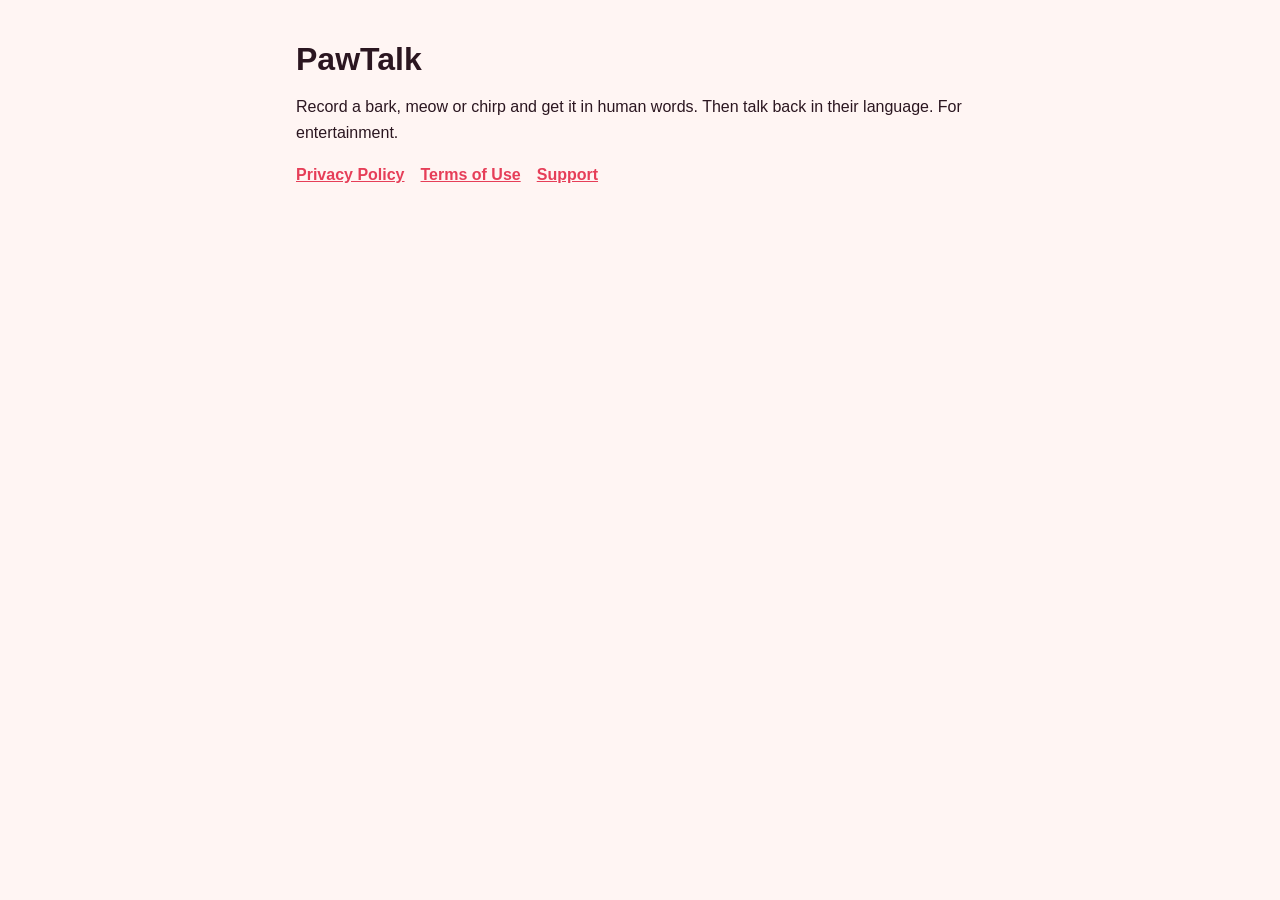
<file: index.html>
<!doctype html>
<html lang="en"><head><meta charset="utf-8"><meta name="viewport" content="width=device-width,initial-scale=1">
<title>PawTalk</title><link rel="stylesheet" href="style.css"></head>
<body><main>
<h1>PawTalk</h1>
<p>Record a bark, meow or chirp and get it in human words. Then talk back in their language. For entertainment.</p>
<nav><a href="privacy.html">Privacy Policy</a><a href="terms.html">Terms of Use</a><a href="mailto:bakhrom86157@icloud.com">Support</a></nav>
</main></body></html>
</file>
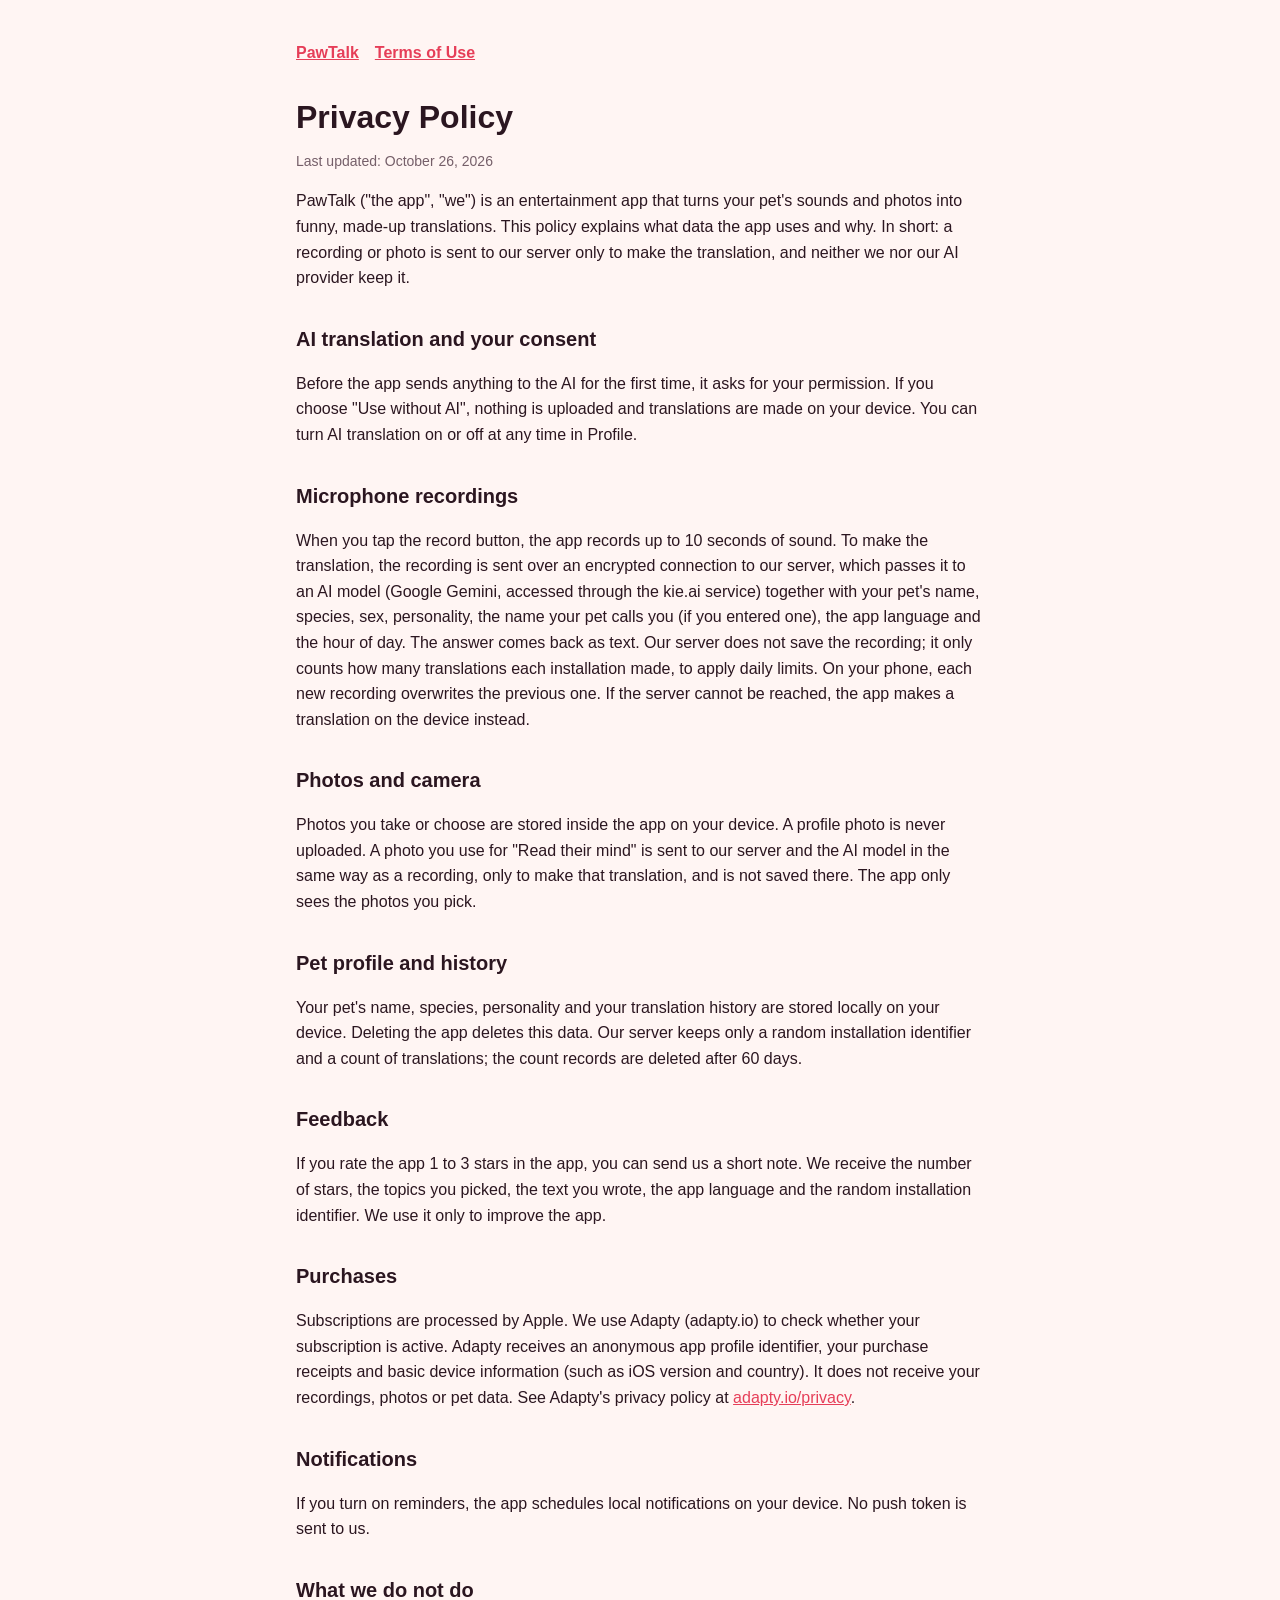
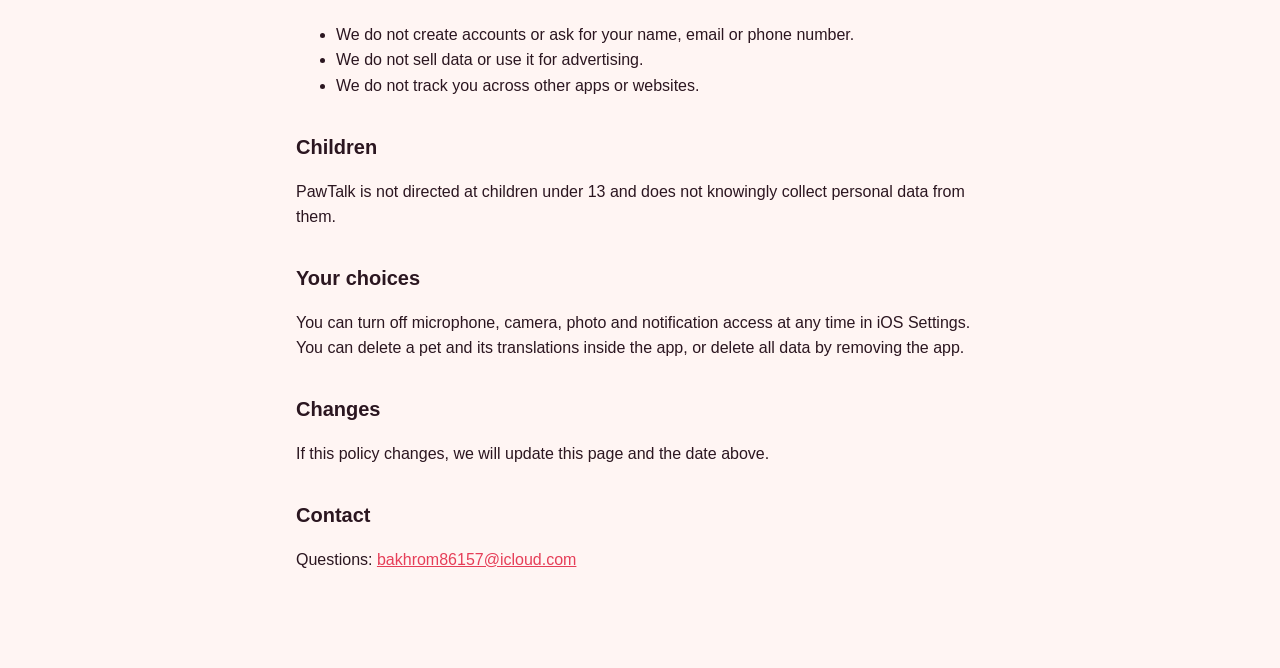
<file: privacy.html>
<!doctype html>
<html lang="en"><head><meta charset="utf-8"><meta name="viewport" content="width=device-width,initial-scale=1">
<title>PawTalk Privacy Policy</title><link rel="stylesheet" href="style.css"></head>
<body><main>
<nav><a href="index.html">PawTalk</a><a href="terms.html">Terms of Use</a></nav>
<h1>Privacy Policy</h1>
<p class="muted">Last updated: October 26, 2026</p>

<p>PawTalk ("the app", "we") is an entertainment app that turns your pet's sounds and photos into funny, made-up translations. This policy explains what data the app uses and why. In short: a recording or photo is sent to our server only to make the translation, and neither we nor our AI provider keep it.</p>

<h2>AI translation and your consent</h2>
<p>Before the app sends anything to the AI for the first time, it asks for your permission. If you choose "Use without AI", nothing is uploaded and translations are made on your device. You can turn AI translation on or off at any time in Profile.</p>

<h2>Microphone recordings</h2>
<p>When you tap the record button, the app records up to 10 seconds of sound. To make the translation, the recording is sent over an encrypted connection to our server, which passes it to an AI model (Google Gemini, accessed through the kie.ai service) together with your pet's name, species, sex, personality, the name your pet calls you (if you entered one), the app language and the hour of day. The answer comes back as text. Our server does not save the recording; it only counts how many translations each installation made, to apply daily limits. On your phone, each new recording overwrites the previous one. If the server cannot be reached, the app makes a translation on the device instead.</p>

<h2>Photos and camera</h2>
<p>Photos you take or choose are stored inside the app on your device. A profile photo is never uploaded. A photo you use for "Read their mind" is sent to our server and the AI model in the same way as a recording, only to make that translation, and is not saved there. The app only sees the photos you pick.</p>

<h2>Pet profile and history</h2>
<p>Your pet's name, species, personality and your translation history are stored locally on your device. Deleting the app deletes this data. Our server keeps only a random installation identifier and a count of translations; the count records are deleted after 60 days.</p>

<h2>Feedback</h2>
<p>If you rate the app 1 to 3 stars in the app, you can send us a short note. We receive the number of stars, the topics you picked, the text you wrote, the app language and the random installation identifier. We use it only to improve the app.</p>

<h2>Purchases</h2>
<p>Subscriptions are processed by Apple. We use Adapty (adapty.io) to check whether your subscription is active. Adapty receives an anonymous app profile identifier, your purchase receipts and basic device information (such as iOS version and country). It does not receive your recordings, photos or pet data. See Adapty's privacy policy at <a href="https://adapty.io/privacy">adapty.io/privacy</a>.</p>

<h2>Notifications</h2>
<p>If you turn on reminders, the app schedules local notifications on your device. No push token is sent to us.</p>

<h2>What we do not do</h2>
<ul>
<li>We do not create accounts or ask for your name, email or phone number.</li>
<li>We do not sell data or use it for advertising.</li>
<li>We do not track you across other apps or websites.</li>
</ul>

<h2>Children</h2>
<p>PawTalk is not directed at children under 13 and does not knowingly collect personal data from them.</p>

<h2>Your choices</h2>
<p>You can turn off microphone, camera, photo and notification access at any time in iOS Settings. You can delete a pet and its translations inside the app, or delete all data by removing the app.</p>

<h2>Changes</h2>
<p>If this policy changes, we will update this page and the date above.</p>

<h2>Contact</h2>
<p>Questions: <a href="mailto:bakhrom86157@icloud.com">bakhrom86157@icloud.com</a></p>
</main></body></html>
</file>
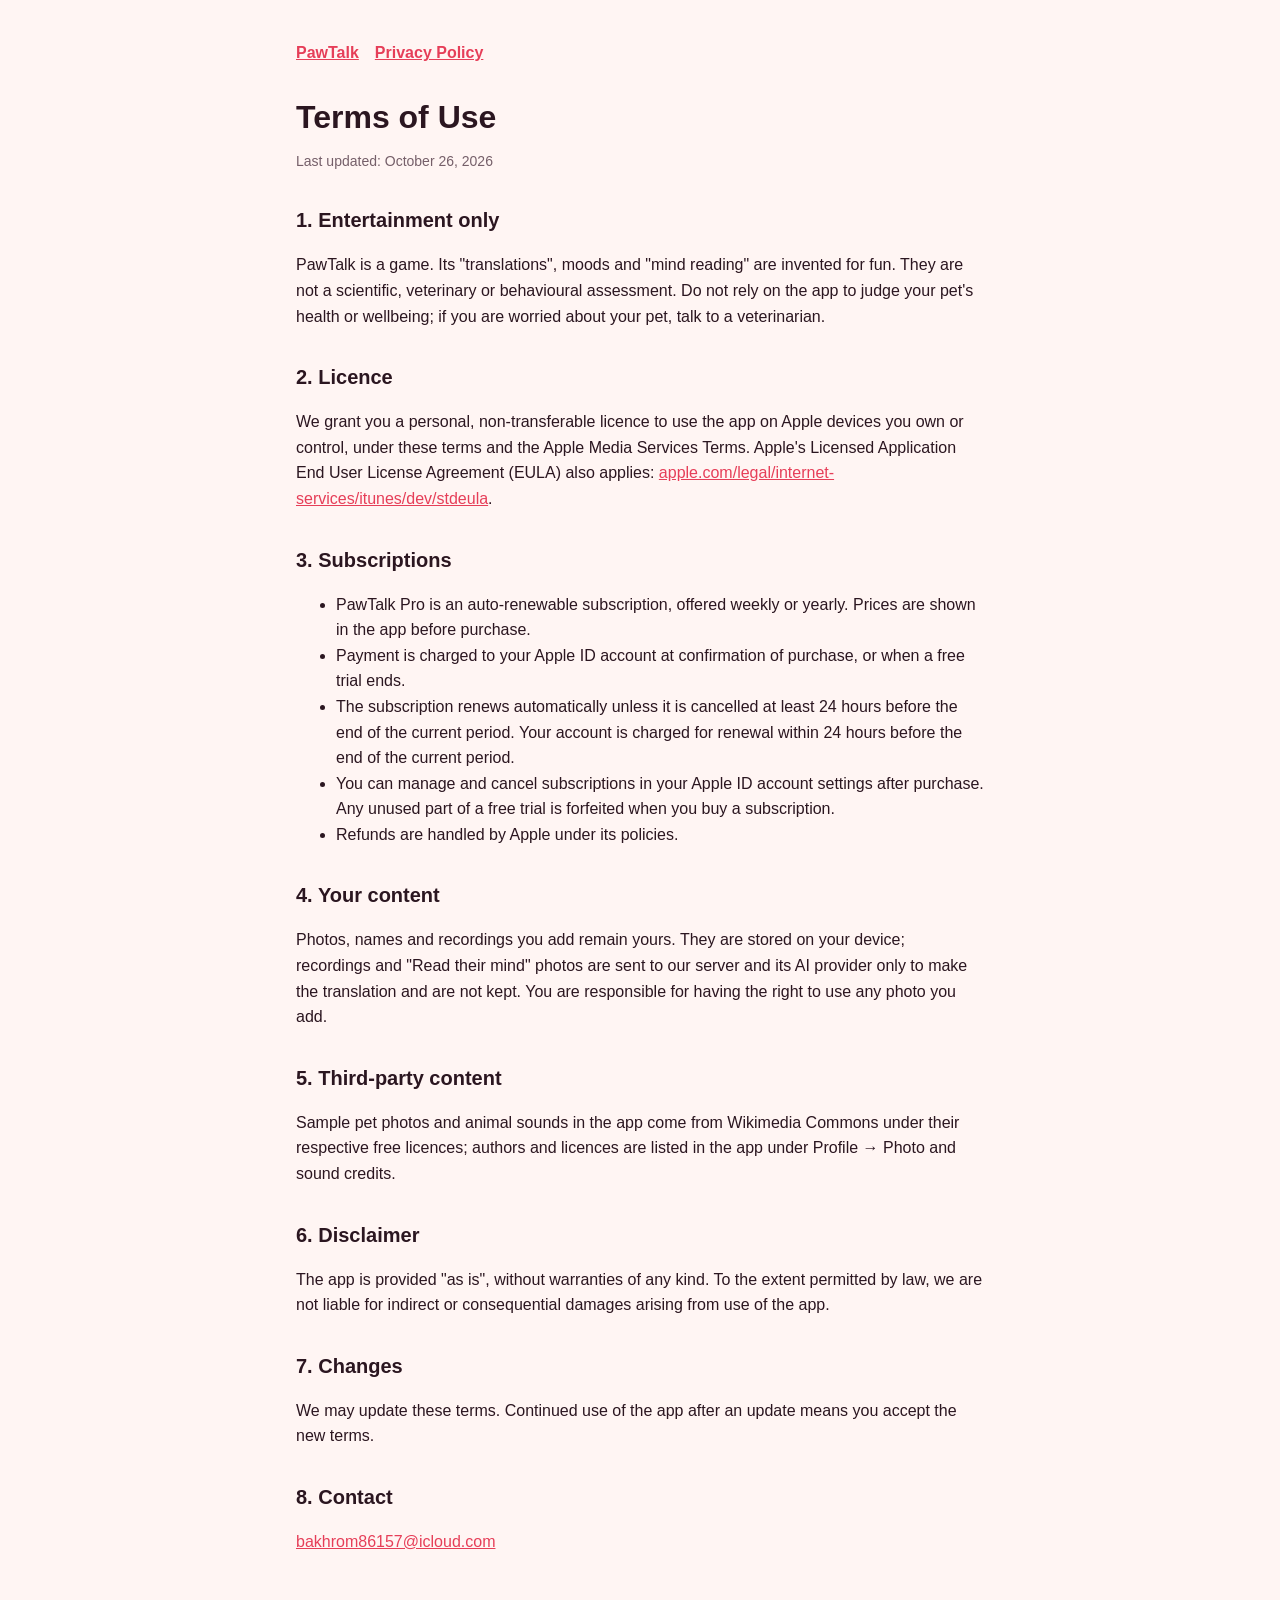
<file: terms.html>
<!doctype html>
<html lang="en"><head><meta charset="utf-8"><meta name="viewport" content="width=device-width,initial-scale=1">
<title>PawTalk Terms of Use</title><link rel="stylesheet" href="style.css"></head>
<body><main>
<nav><a href="index.html">PawTalk</a><a href="privacy.html">Privacy Policy</a></nav>
<h1>Terms of Use</h1>
<p class="muted">Last updated: October 26, 2026</p>

<h2>1. Entertainment only</h2>
<p>PawTalk is a game. Its "translations", moods and "mind reading" are invented for fun. They are not a scientific, veterinary or behavioural assessment. Do not rely on the app to judge your pet's health or wellbeing; if you are worried about your pet, talk to a veterinarian.</p>

<h2>2. Licence</h2>
<p>We grant you a personal, non-transferable licence to use the app on Apple devices you own or control, under these terms and the Apple Media Services Terms. Apple's Licensed Application End User License Agreement (EULA) also applies: <a href="https://www.apple.com/legal/internet-services/itunes/dev/stdeula/">apple.com/legal/internet-services/itunes/dev/stdeula</a>.</p>

<h2>3. Subscriptions</h2>
<ul>
<li>PawTalk Pro is an auto-renewable subscription, offered weekly or yearly. Prices are shown in the app before purchase.</li>
<li>Payment is charged to your Apple ID account at confirmation of purchase, or when a free trial ends.</li>
<li>The subscription renews automatically unless it is cancelled at least 24 hours before the end of the current period. Your account is charged for renewal within 24 hours before the end of the current period.</li>
<li>You can manage and cancel subscriptions in your Apple ID account settings after purchase. Any unused part of a free trial is forfeited when you buy a subscription.</li>
<li>Refunds are handled by Apple under its policies.</li>
</ul>

<h2>4. Your content</h2>
<p>Photos, names and recordings you add remain yours. They are stored on your device; recordings and "Read their mind" photos are sent to our server and its AI provider only to make the translation and are not kept. You are responsible for having the right to use any photo you add.</p>

<h2>5. Third-party content</h2>
<p>Sample pet photos and animal sounds in the app come from Wikimedia Commons under their respective free licences; authors and licences are listed in the app under Profile → Photo and sound credits.</p>

<h2>6. Disclaimer</h2>
<p>The app is provided "as is", without warranties of any kind. To the extent permitted by law, we are not liable for indirect or consequential damages arising from use of the app.</p>

<h2>7. Changes</h2>
<p>We may update these terms. Continued use of the app after an update means you accept the new terms.</p>

<h2>8. Contact</h2>
<p><a href="mailto:bakhrom86157@icloud.com">bakhrom86157@icloud.com</a></p>
</main></body></html>
</file>
<file: style.css>
:root{--bg:#FFF5F3;--ink:#2B1620;--soft:#755F69;--accent:#E63E58;--line:#F6DEDC}
*{box-sizing:border-box}
body{margin:0;background:var(--bg);color:var(--ink);font:16px/1.6 -apple-system,BlinkMacSystemFont,"Segoe UI",Roboto,sans-serif}
main{max-width:720px;margin:0 auto;padding:40px 16px 80px}
h1{font-family:ui-rounded,-apple-system,sans-serif;font-size:32px;line-height:1.2;margin:0 0 4px}
h2{font-family:ui-rounded,-apple-system,sans-serif;font-size:20px;margin:32px 0 8px}
p,li{color:var(--ink)}
.muted{color:var(--soft);font-size:14px}
a{color:var(--accent)}
nav{display:flex;gap:16px;margin-bottom:32px;font-weight:600}
</file>
